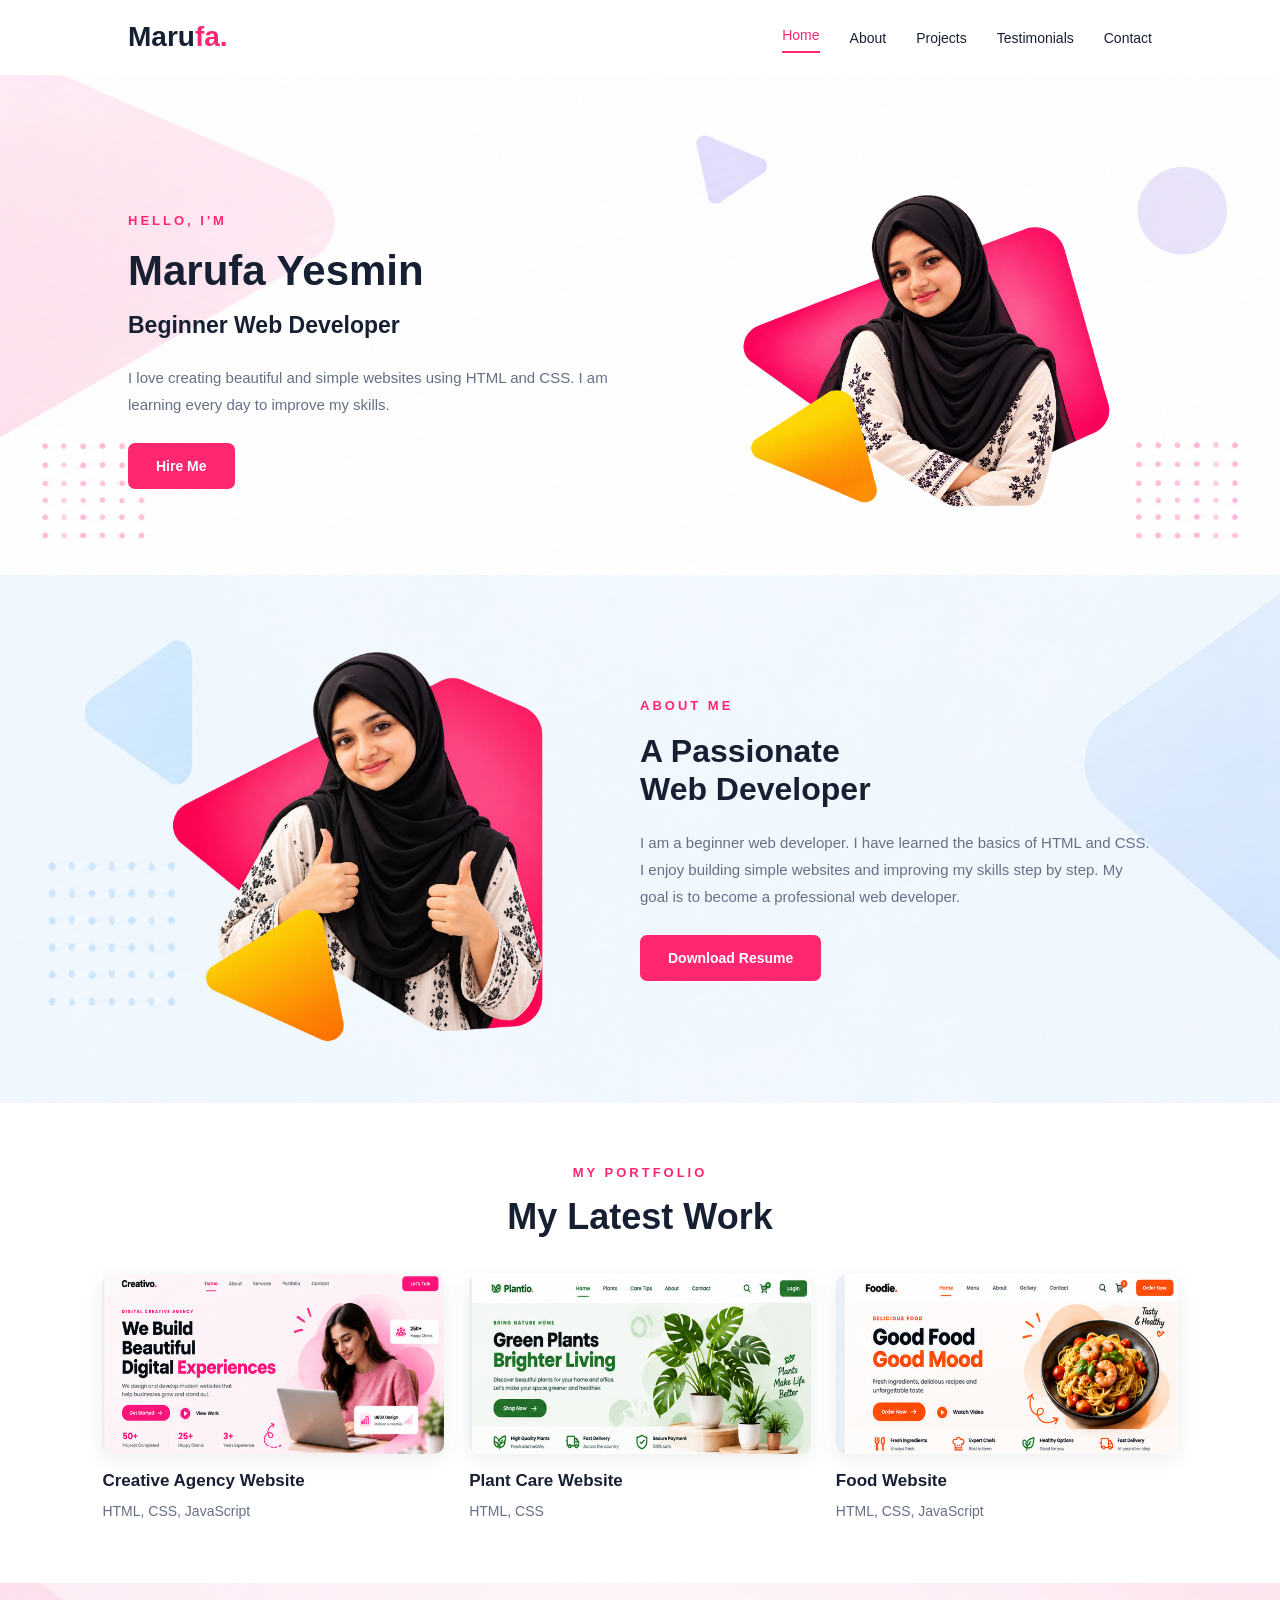
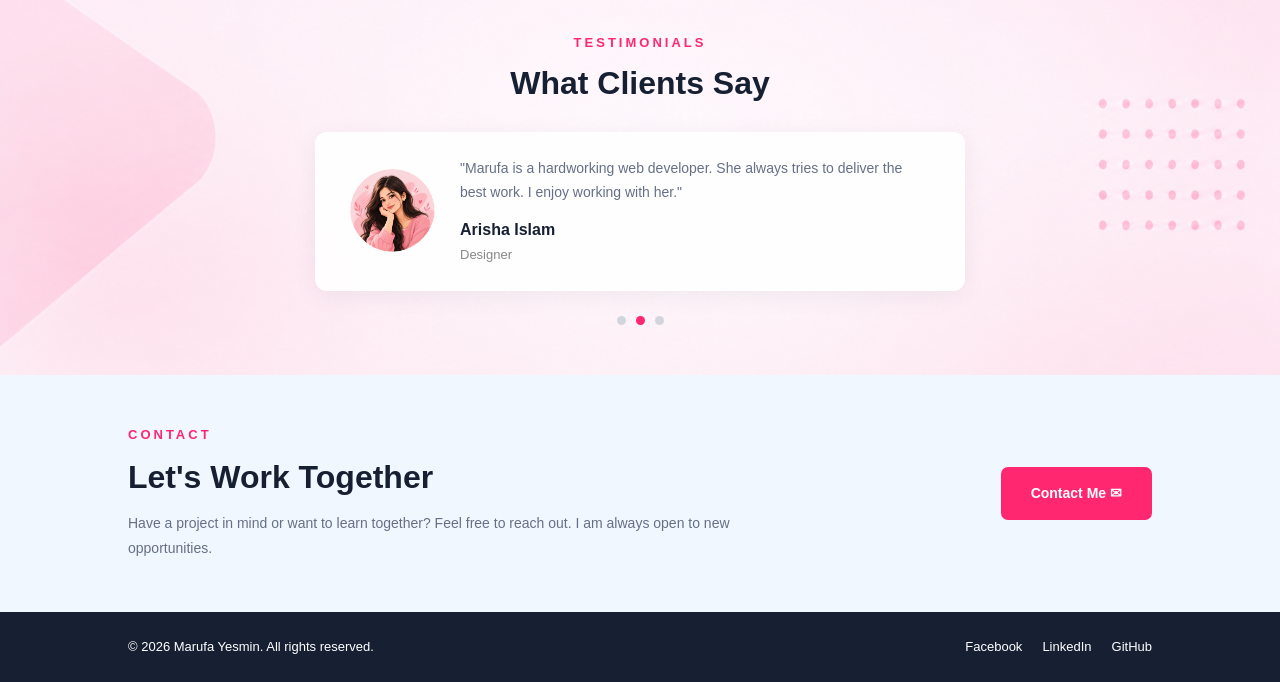
<file: index.html>
<!DOCTYPE html>
<html lang="en">

<head>
    <meta charset="UTF-8">
    <meta name="viewport" content="width=device-width, initial-scale=1.0">

    <title>Marufa | My Portfolio</title>

    <link rel="stylesheet" href="style.css">
</head>

<body>

    <!-- =========================
         Navbar Section
    ========================== -->
    <header>
        <nav class="navbar">

            <a href="#home" class="logo">
                Maru<span>fa.</span>
            </a>

            <ul class="nav-link">
                <li><a href="#home" class="active">Home</a></li>
                <li><a href="#about">About</a></li>
                <li><a href="#project">Projects</a></li>
                <li><a href="#testimonials">Testimonials</a></li>
                <li><a href="#contact">Contact</a></li>
            </ul>

        </nav>
    </header>


    <!-- =========================
         Hero Section
    ========================== -->
    <section class="hero" id="home">

        <div class="hero-text">

            <p class="intro">HELLO, I'M</p>

            <h1>Marufa Yesmin</h1>

            <h2>Beginner Web Developer</h2>

            <p class="description">
                I love creating beautiful and simple websites
                using HTML and CSS. I am learning every day
                to improve my skills.
            </p>

            <a href="#contact" class="hero-button">
                Hire Me
            </a>

        </div>

        <div class="hero-image">
            <img src="image/sixth2.png" alt="Marufa's Profile">
        </div>

    </section>


    <!-- =========================
         About Section
    ========================== -->
    <section class="about" id="about">

        <div class="about-image">
            <img src="image/sixth4.png" alt="About Marufa">
        </div>

        <div class="about-text">

            <p class="section-label">ABOUT ME</p>

            <h2>A Passionate<br>Web Developer</h2>

            <p class="about-description">
                I am a beginner web developer. I have learned
                the basics of HTML and CSS. I enjoy building
                simple websites and improving my skills step
                by step. My goal is to become a professional
                web developer.
            </p>

            <a href="resume.pdf" class="about-button" download>
                Download Resume
            </a>

        </div>

    </section>


    <!-- =========================
         Projects Section
    ========================== -->
    <section class="projects" id="project">

        <p class="section-label">MY PORTFOLIO</p>

        <h2 class="projects-title">My Latest Work</h2>

        <div class="project-container">

            <!-- Project 1 -->
            <article class="project-card">

                <img src="image/sixth6.png"
                     alt="Creative Agency Website">

                <h3>Creative Agency Website</h3>

                <p>HTML, CSS, JavaScript</p>

            </article>


            <!-- Project 2 -->
            <article class="project-card">

                <img src="image/sixth7.png"
                     alt="Plant Care Website">

                <h3>Plant Care Website</h3>

                <p>HTML, CSS</p>

            </article>


            <!-- Project 3 -->
            <article class="project-card">

                <img src="image/sixth8.png"
                     alt="Food Website">

                <h3>Food Website</h3>

                <p>HTML, CSS, JavaScript</p>

            </article>

        </div>

    </section>


    <!-- =========================
         Testimonials Section
    ========================== -->
    <section class="testimonials" id="testimonials">

        <p class="section-label">TESTIMONIALS</p>

        <h2>What Clients Say</h2>

        <div class="testimonial-card">

            <div class="client-image">
                <img src="image/sixth9.png" alt="Client Photo">
            </div>

            <div class="client-review">

                <p class="review-text">
                    "Marufa is a hardworking web developer.
                    She always tries to deliver the best work.
                    I enjoy working with her."
                </p>

                <h3>Arisha Islam</h3>

                <p class="client-role">Designer</p>

            </div>

        </div>

        <div class="testimonial-dots">
            <span></span>
            <span class="active-dot"></span>
            <span></span>
        </div>

    </section>


    <!-- =========================
         Contact Section
    ========================== -->
    <section class="contact" id="contact">

        <div class="contact-text">

            <p class="section-label">CONTACT</p>

            <h2>Let's Work Together</h2>

            <p>
                Have a project in mind or want to learn together?
                Feel free to reach out. I am always open to
                new opportunities.
            </p>

        </div>

        <div class="contact-button">
            <a href="mailto:yourmail@example.com">
                Contact Me &#9993;
            </a>
        </div>

    </section>


    <!-- =========================
         Footer Section
    ========================== -->
    <footer class="footer">

        <p>
            &copy; 2026 Marufa Yesmin. All rights reserved.
        </p>

        <div class="social-links">

            <a href="https://facebook.com"
               target="_blank" rel="noopener noreferrer">
                Facebook
            </a>

            <a href="https://linkedin.com"
               target="_blank" rel="noopener noreferrer">
                LinkedIn
            </a>

            <a href="https://github.com"
               target="_blank" rel="noopener noreferrer">
                GitHub
            </a>

        </div>

    </footer>

</body>
</html>
</file>
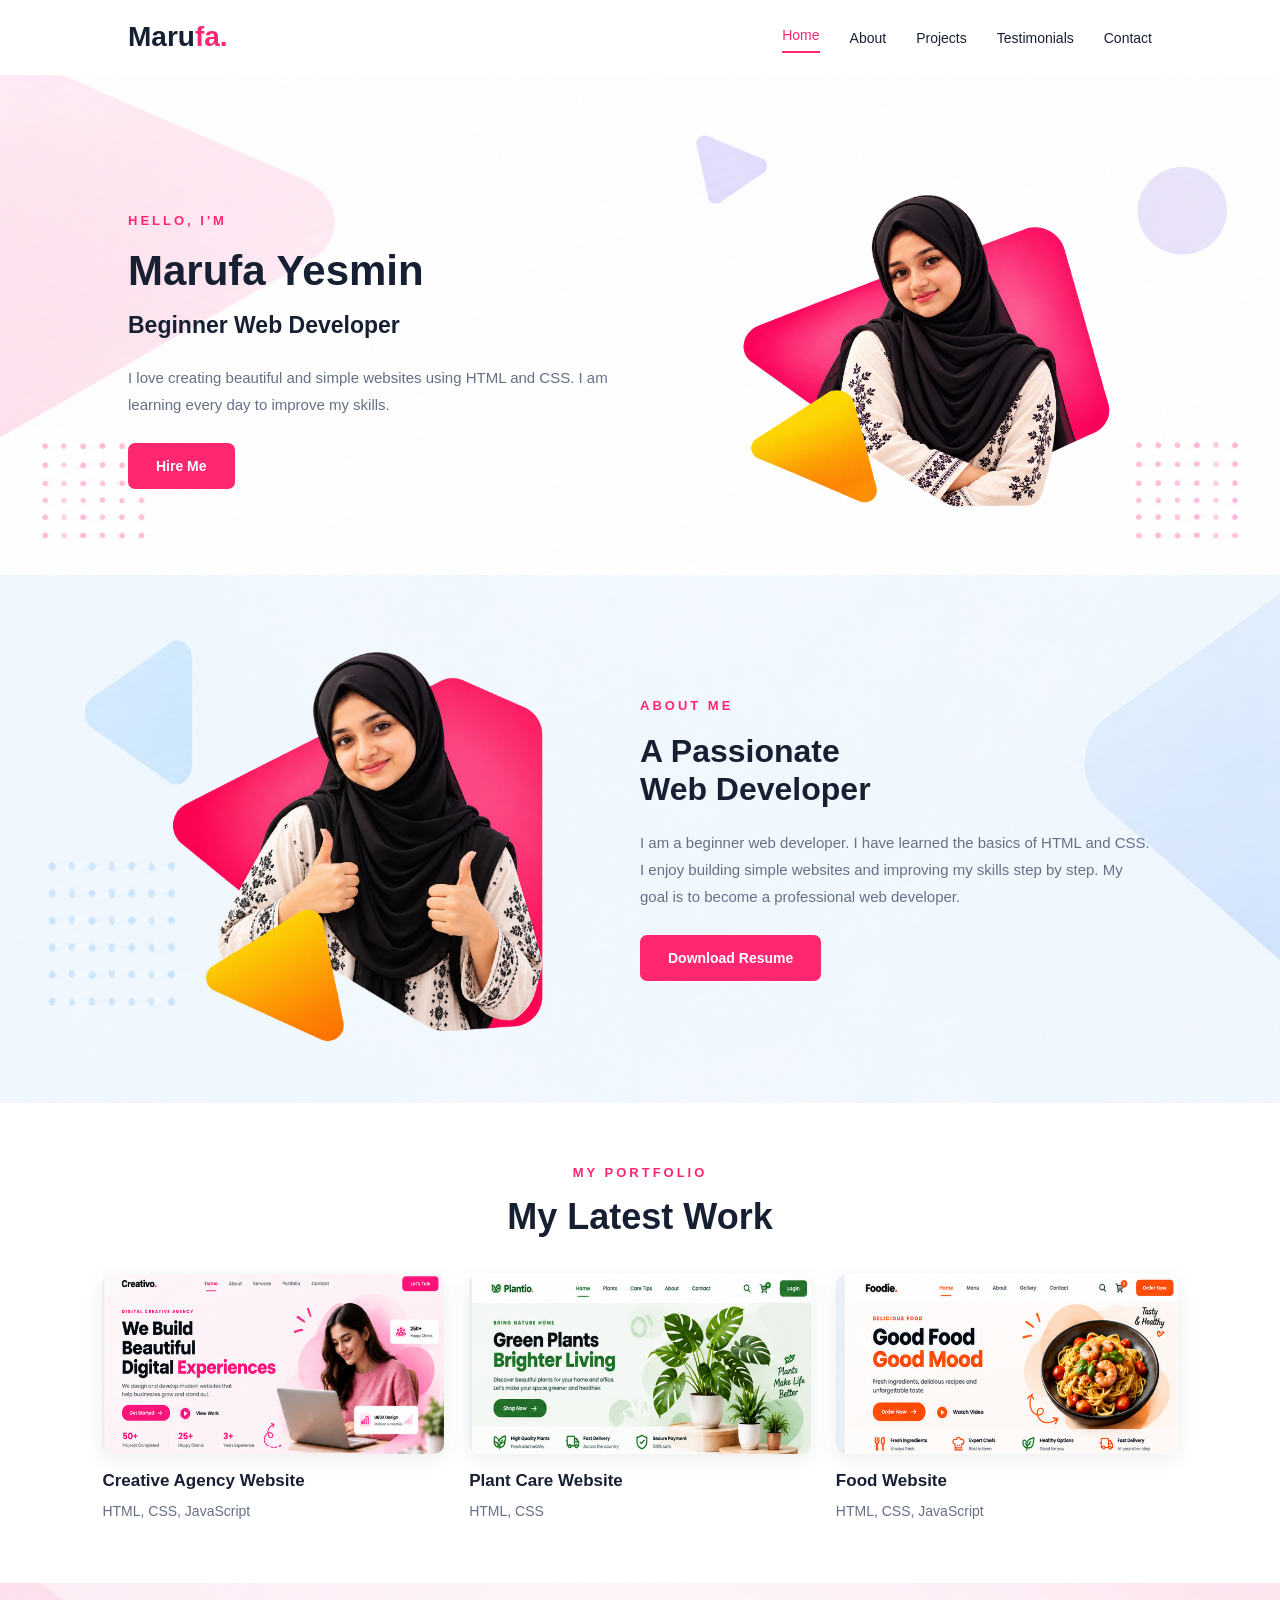
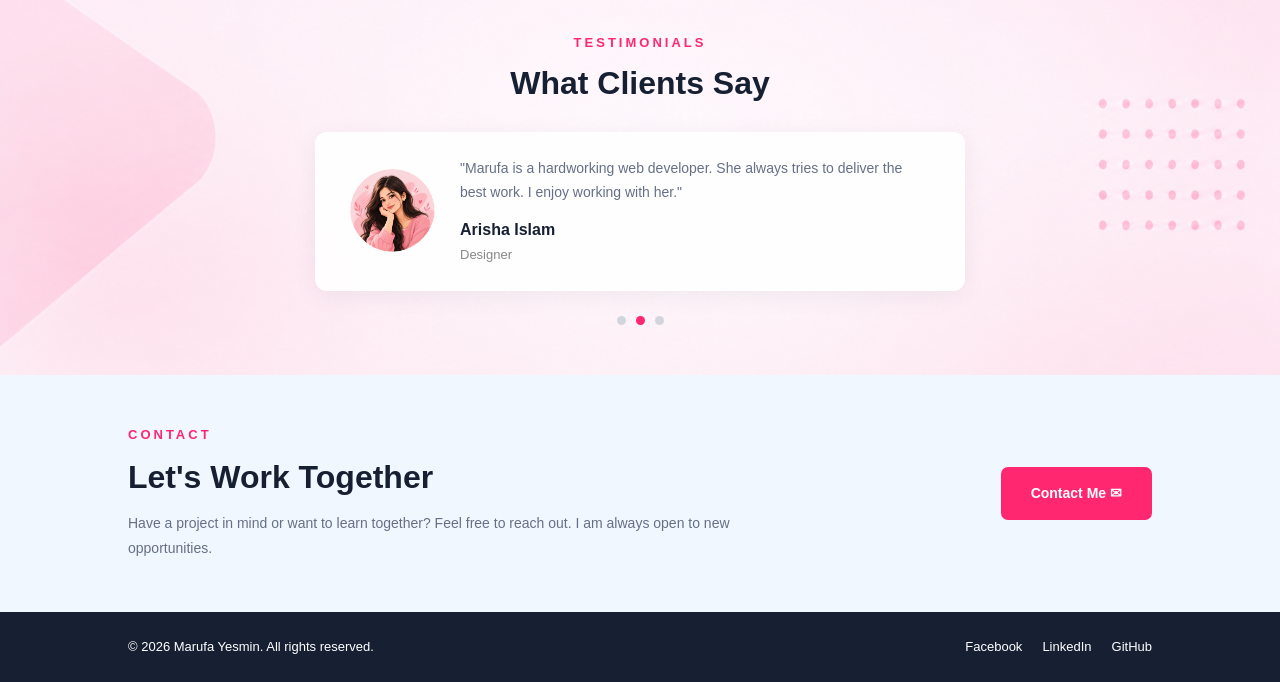
<file: sixth.html>
<!DOCTYPE html>
<html lang="en">

<head>
    <meta charset="UTF-8">
    <meta name="viewport" content="width=device-width, initial-scale=1.0">

    <title>Marufa | My Portfolio</title>

    <link rel="stylesheet" href="sixth.css">
</head>

<body>

    <!-- =========================
         Navbar Section
    ========================== -->
    <header>
        <nav class="navbar">

            <a href="#home" class="logo">
                Maru<span>fa.</span>
            </a>

            <ul class="nav-link">
                <li><a href="#home" class="active">Home</a></li>
                <li><a href="#about">About</a></li>
                <li><a href="#project">Projects</a></li>
                <li><a href="#testimonials">Testimonials</a></li>
                <li><a href="#contact">Contact</a></li>
            </ul>

        </nav>
    </header>


    <!-- =========================
         Hero Section
    ========================== -->
    <section class="hero" id="home">

        <div class="hero-text">

            <p class="intro">HELLO, I'M</p>

            <h1>Marufa Yesmin</h1>

            <h2>Beginner Web Developer</h2>

            <p class="description">
                I love creating beautiful and simple websites
                using HTML and CSS. I am learning every day
                to improve my skills.
            </p>

            <a href="#contact" class="hero-button">
                Hire Me
            </a>

        </div>

        <div class="hero-image">
            <img src="image/sixth2.png" alt="Marufa's Profile">
        </div>

    </section>


    <!-- =========================
         About Section
    ========================== -->
    <section class="about" id="about">

        <div class="about-image">
            <img src="image/sixth4.png" alt="About Marufa">
        </div>

        <div class="about-text">

            <p class="section-label">ABOUT ME</p>

            <h2>A Passionate<br>Web Developer</h2>

            <p class="about-description">
                I am a beginner web developer. I have learned
                the basics of HTML and CSS. I enjoy building
                simple websites and improving my skills step
                by step. My goal is to become a professional
                web developer.
            </p>

            <a href="resume.pdf" class="about-button" download>
                Download Resume
            </a>

        </div>

    </section>


    <!-- =========================
         Projects Section
    ========================== -->
    <section class="projects" id="project">

        <p class="section-label">MY PORTFOLIO</p>

        <h2 class="projects-title">My Latest Work</h2>

        <div class="project-container">

            <!-- Project 1 -->
            <article class="project-card">

                <img src="image/sixth6.png"
                     alt="Creative Agency Website">

                <h3>Creative Agency Website</h3>

                <p>HTML, CSS, JavaScript</p>

            </article>


            <!-- Project 2 -->
            <article class="project-card">

                <img src="image/sixth7.png"
                     alt="Plant Care Website">

                <h3>Plant Care Website</h3>

                <p>HTML, CSS</p>

            </article>


            <!-- Project 3 -->
            <article class="project-card">

                <img src="image/sixth8.png"
                     alt="Food Website">

                <h3>Food Website</h3>

                <p>HTML, CSS, JavaScript</p>

            </article>

        </div>

    </section>


    <!-- =========================
         Testimonials Section
    ========================== -->
    <section class="testimonials" id="testimonials">

        <p class="section-label">TESTIMONIALS</p>

        <h2>What Clients Say</h2>

        <div class="testimonial-card">

            <div class="client-image">
                <img src="image/sixth9.png" alt="Client Photo">
            </div>

            <div class="client-review">

                <p class="review-text">
                    "Marufa is a hardworking web developer.
                    She always tries to deliver the best work.
                    I enjoy working with her."
                </p>

                <h3>Arisha Islam</h3>

                <p class="client-role">Designer</p>

            </div>

        </div>

        <div class="testimonial-dots">
            <span></span>
            <span class="active-dot"></span>
            <span></span>
        </div>

    </section>


    <!-- =========================
         Contact Section
    ========================== -->
    <section class="contact" id="contact">

        <div class="contact-text">

            <p class="section-label">CONTACT</p>

            <h2>Let's Work Together</h2>

            <p>
                Have a project in mind or want to learn together?
                Feel free to reach out. I am always open to
                new opportunities.
            </p>

        </div>

        <div class="contact-button">
            <a href="mailto:yourmail@example.com">
                Contact Me &#9993;
            </a>
        </div>

    </section>


    <!-- =========================
         Footer Section
    ========================== -->
    <footer class="footer">

        <p>
            &copy; 2026 Marufa Yesmin. All rights reserved.
        </p>

        <div class="social-links">

            <a href="https://facebook.com"
               target="_blank" rel="noopener noreferrer">
                Facebook
            </a>

            <a href="https://linkedin.com"
               target="_blank" rel="noopener noreferrer">
                LinkedIn
            </a>

            <a href="https://github.com"
               target="_blank" rel="noopener noreferrer">
                GitHub
            </a>

        </div>

    </footer>

</body>
</html>
</file>
<file: style.css>
/* =========================
   1. Basic Styles
========================= */

* {
    margin: 0;
    padding: 0;
    box-sizing: border-box;
}

html {
    scroll-behavior: smooth;
    scroll-padding-top: 80px;
}

body {
    font-family: Arial, sans-serif;
    color: #172033;
    line-height: 1.6;
}

img {
    max-width: 100%;
}


/* =========================
   2. Navbar Section
========================= */

.navbar {
    display: flex;
    justify-content: space-between;
    align-items: center;

    padding: 15px 10%;
    background-color: white;

}

/* Logo */
.logo {
    font-size: 28px;
    font-weight: bold;
    text-decoration: none;
    color: #172033;
    white-space: nowrap;
}

.logo span {
    color: #ff2870;
}

/* Navigation Links */
.nav-link {
    display: flex;
    align-items: center;
    gap: 30px;

    list-style: none;
}

.nav-link a {
    display: inline-block;

    text-decoration: none;
    color: #172033;
    font-size: 14px;

    transition: color 0.3s ease;
}

.nav-link a:hover,
.nav-link a.active {
    color: #ff2870;
}

.nav-link a.active {
    border-bottom: 2px solid #ff2870;
    padding-bottom: 5px;
}


/* =========================
   3. Hero and About Layout
========================= */

.hero,
.about {
    display: flex;
    align-items: center;
    justify-content: space-between;
    gap: 40px;

    padding: 50px 10%;
    min-height: 500px;

    background-repeat: no-repeat;
    background-position: center;
    background-size: cover;

    scroll-margin-top: 70px;
}

/* Space below fixed Navbar */
.hero {
    padding-top: 100px;

    background-image: url("image/sixth1.png");
}


/* =========================
   4. About Background
========================= */

.about {
    background-image: url("image/sixth3.png");
}


/* =========================
   5. Hero and About Text
========================= */

.hero-text,
.about-text {
    width: 50%;
}

.intro,
.section-label {
    color: #ff2870;
    font-size: 13px;
    font-weight: bold;
    letter-spacing: 3px;

    margin-bottom: 15px;
}

/* Hero Name */
.hero-text h1 {
    font-size: 42px;
    line-height: 1.2;
    color: #172033;

    margin-bottom: 10px;
}

.hero-text h2 {
    font-size: 23px;
    color: #172033;

    margin-bottom: 20px;
}

/* About Heading */
.about-text h2 {
    font-size: 32px;
    line-height: 1.2;
    color: #172033;

    margin-bottom: 20px;
}

/* Paragraphs */
.description,
.about-description {
    color: #657086;
    font-size: 15px;
    line-height: 1.8;

    margin-bottom: 25px;
}


/* =========================
   6. Buttons
========================= */

.hero-button,
.about-button,
.contact-button a {
    display: inline-block;

    padding: 12px 28px;

    background-color: #ff2870;
    color: white;

    text-decoration: none;
    border-radius: 7px;
    font-size: 14px;
    font-weight: bold;

    transition: background-color 0.3s ease,
                transform 0.3s ease;
}

.hero-button:hover,
.about-button:hover,
.contact-button a:hover {
    background-color: #e91e63;
    transform: translateY(-2px);
}


/* =========================
   7. Hero and About Images
========================= */

.hero-image,
.about-image {
    width: 45%;
    text-align: center;
}

.hero-image img,
.about-image img {
    display: block;

    width: 100%;
    max-width: 380px;
    height: auto;

    margin: 0 auto;
}


/* =========================
   8. Projects Section
========================= */

.projects {
    padding: 60px 8%;
    background-color: #ffffff;
    text-align: center;

    scroll-margin-top: 70px;
}

.projects .section-label {
    margin-bottom: 12px;
}

.projects-title {
    font-size: 36px;
    line-height: 1.2;
    color: #172033;

    margin-bottom: 35px;
}

/* Project Cards Layout */
.project-container {
    display: flex;
    justify-content: center;
    align-items: flex-start;
    gap: 25px;
}

.project-card {
    flex: 1;
    min-width: 0;
    text-align: left;
}

/* Project Images */
.project-card img {
    display: block;

    width: 100%;
    height: 180px;
    object-fit: cover;

    border-radius: 10px;
    box-shadow: 0 5px 20px rgba(23, 32, 51, 0.08);

    margin-bottom: 15px;
    transition: transform 0.3s ease;
}

.project-card img:hover {
    transform: translateY(-4px);
}

.project-card h3 {
    font-size: 17px;
    line-height: 1.4;
    color: #172033;

    margin-bottom: 8px;
}

.project-card p {
    font-size: 14px;
    color: #657086;
}


/* =========================
   9. Testimonials Section
========================= */

.testimonials {
    padding: 50px 10%;
    text-align: center;

    background-image: url("image/sixth5.png");
    background-repeat: no-repeat;
    background-position: center;
    background-size: cover;

    scroll-margin-top: 70px;
}

.testimonials .section-label {
    margin-bottom: 10px;
}

.testimonials > h2 {
    font-size: 32px;
    line-height: 1.2;
    color: #172033;

    margin-bottom: 30px;
}

/* Review Card */
.testimonial-card {
    display: flex;
    align-items: center;
    justify-content: center;
    gap: 25px;

    width: 100%;
    max-width: 650px;

    margin: 0 auto;
    padding: 25px 35px;

    background-color: rgba(255, 255, 255, 0.92);
    border-radius: 12px;

    box-shadow: 0 5px 25px rgba(23, 32, 51, 0.06);
    text-align: left;
}

/* Client Image */
.client-image {
    flex-shrink: 0;
}

.client-image img {
    display: block;

    width: 85px;
    height: 85px;
    object-fit: cover;

    border-radius: 50%;
}

/* Review Content */
.client-review {
    flex: 1;
    min-width: 0;
}

.review-text {
    color: #657086;
    font-size: 14px;
    line-height: 1.7;

    margin-bottom: 12px;
}

.client-review h3 {
    color: #172033;
    font-size: 16px;

    margin-bottom: 3px;
}

.client-role {
    color: #888;
    font-size: 13px;
}

/* Slider Dots */
.testimonial-dots {
    display: flex;
    justify-content: center;
    gap: 10px;

    margin-top: 25px;
}

.testimonial-dots span {
    display: block;

    width: 9px;
    height: 9px;
    border-radius: 50%;

    background-color: #d3d5dc;
}

.testimonial-dots .active-dot {
    background-color: #ff2870;
}


/* =========================
   10. Contact Section
========================= */

.contact {
    display: flex;
    align-items: center;
    justify-content: space-between;
    gap: 30px;

    padding: 50px 10%;
    background-color: #f0f7ff;

    scroll-margin-top: 70px;
}

.contact-text {
    width: 65%;
}

.contact-text .section-label {
    margin-bottom: 12px;
}

.contact-text h2 {
    font-size: 32px;
    line-height: 1.2;
    color: #172033;

    margin-bottom: 15px;
}

.contact-text > p:last-child {
    font-size: 14px;
    line-height: 1.8;
    color: #657086;
}

.contact-button {
    flex-shrink: 0;
}

.contact-button a {
    padding: 15px 30px;
    white-space: nowrap;
}


/* =========================
   11. Footer Section
========================= */

.footer {
    display: flex;
    align-items: center;
    justify-content: space-between;
    gap: 20px;

    padding: 25px 10%;

    background-color: #172033;
    color: white;
}

.footer p {
    font-size: 13px;
}

.social-links {
    display: flex;
    flex-wrap: wrap;
    gap: 20px;
}

.social-links a {
    color: white;
    text-decoration: none;
    font-size: 13px;

    transition: color 0.3s ease;
}

.social-links a:hover {
    color: #ff2870;
}


/* =========================
   12. Tablet Responsive
========================= */

@media (max-width: 900px) {

    .navbar {
        padding: 15px 5%;
    }

    .nav-link {
        gap: 15px;
    }

    .hero,
    .about {
        padding-left: 6%;
        padding-right: 6%;
        gap: 25px;
    }

    .hero-text h1 {
        font-size: 34px;
    }

    .about-text h2,
    .contact-text h2 {
        font-size: 28px;
    }

    .project-container {
        gap: 15px;
    }

    .project-card img {
        height: 150px;
    }

    .contact,
    .footer {
        padding-left: 6%;
        padding-right: 6%;
    }
}


/* =========================
   13. Mobile Responsive
========================= */

@media (max-width: 650px) {

    /* Navbar */
    .navbar {
        flex-direction: column;
        gap: 12px;

        padding: 12px 4%;
    }

    .logo {
        font-size: 25px;
    }

    .nav-link {
        justify-content: center;
        flex-wrap: wrap;
        gap: 10px 16px;
    }

    .nav-link a {
        font-size: 12px;
    }

    .nav-link a.active {
        padding-bottom: 3px;
    }

    html {
        scroll-padding-top: 100px;
    }

    /* Hero and About */
    .hero,
    .about {
        flex-direction: column;
        text-align: center;

        gap: 25px;
        padding: 140px 7% 40px;
    }

    .about {
        padding-top: 45px;
    }

    .hero-text,
    .about-text,
    .hero-image,
    .about-image {
        width: 100%;
    }

    .hero-text h1 {
        font-size: 34px;
    }

    .hero-text h2 {
        font-size: 21px;
    }

    .about-text h2 {
        font-size: 29px;
    }

    .hero-image img,
    .about-image img {
        max-width: 300px;
    }

    /* Projects */
    .projects {
        padding: 45px 7%;
    }

    .projects-title {
        font-size: 30px;
    }

    .project-container {
        flex-direction: column;
        gap: 30px;
    }

    .project-card {
        width: 100%;
    }

    .project-card img {
        height: auto;
        max-height: 250px;
    }

    /* Testimonials */
    .testimonials {
        padding: 45px 7%;
    }

    .testimonials > h2 {
        font-size: 28px;
    }

    .testimonial-card {
        flex-direction: column;
        text-align: center;

        gap: 15px;
        padding: 25px 20px;
    }

    .client-image img {
        width: 75px;
        height: 75px;
    }

    /* Contact */
    .contact {
        flex-direction: column;
        align-items: flex-start;

        padding: 40px 7%;
        gap: 25px;
    }

    .contact-text {
        width: 100%;
    }

    .contact-text h2 {
        font-size: 28px;
    }

    /* Footer */
    .footer {
        flex-direction: column;
        text-align: center;

        padding: 25px 7%;
    }

    .social-links {
        justify-content: center;
    }
}
</file>
<file: sixth.css>
/* =========================
   1. Basic Styles
========================= */

* {
    margin: 0;
    padding: 0;
    box-sizing: border-box;
}

html {
    scroll-behavior: smooth;
    scroll-padding-top: 80px;
}

body {
    font-family: Arial, sans-serif;
    color: #172033;
    line-height: 1.6;
}

img {
    max-width: 100%;
}


/* =========================
   2. Navbar Section
========================= */

.navbar {
    display: flex;
    justify-content: space-between;
    align-items: center;

    padding: 15px 10%;
    background-color: white;

}

/* Logo */
.logo {
    font-size: 28px;
    font-weight: bold;
    text-decoration: none;
    color: #172033;
    white-space: nowrap;
}

.logo span {
    color: #ff2870;
}

/* Navigation Links */
.nav-link {
    display: flex;
    align-items: center;
    gap: 30px;

    list-style: none;
}

.nav-link a {
    display: inline-block;

    text-decoration: none;
    color: #172033;
    font-size: 14px;

    transition: color 0.3s ease;
}

.nav-link a:hover,
.nav-link a.active {
    color: #ff2870;
}

.nav-link a.active {
    border-bottom: 2px solid #ff2870;
    padding-bottom: 5px;
}


/* =========================
   3. Hero and About Layout
========================= */

.hero,
.about {
    display: flex;
    align-items: center;
    justify-content: space-between;
    gap: 40px;

    padding: 50px 10%;
    min-height: 500px;

    background-repeat: no-repeat;
    background-position: center;
    background-size: cover;

    scroll-margin-top: 70px;
}

/* Space below fixed Navbar */
.hero {
    padding-top: 100px;

    background-image: url("image/sixth1.png");
}


/* =========================
   4. About Background
========================= */

.about {
    background-image: url("image/sixth3.png");
}


/* =========================
   5. Hero and About Text
========================= */

.hero-text,
.about-text {
    width: 50%;
}

.intro,
.section-label {
    color: #ff2870;
    font-size: 13px;
    font-weight: bold;
    letter-spacing: 3px;

    margin-bottom: 15px;
}

/* Hero Name */
.hero-text h1 {
    font-size: 42px;
    line-height: 1.2;
    color: #172033;

    margin-bottom: 10px;
}

.hero-text h2 {
    font-size: 23px;
    color: #172033;

    margin-bottom: 20px;
}

/* About Heading */
.about-text h2 {
    font-size: 32px;
    line-height: 1.2;
    color: #172033;

    margin-bottom: 20px;
}

/* Paragraphs */
.description,
.about-description {
    color: #657086;
    font-size: 15px;
    line-height: 1.8;

    margin-bottom: 25px;
}


/* =========================
   6. Buttons
========================= */

.hero-button,
.about-button,
.contact-button a {
    display: inline-block;

    padding: 12px 28px;

    background-color: #ff2870;
    color: white;

    text-decoration: none;
    border-radius: 7px;
    font-size: 14px;
    font-weight: bold;

    transition: background-color 0.3s ease,
                transform 0.3s ease;
}

.hero-button:hover,
.about-button:hover,
.contact-button a:hover {
    background-color: #e91e63;
    transform: translateY(-2px);
}


/* =========================
   7. Hero and About Images
========================= */

.hero-image,
.about-image {
    width: 45%;
    text-align: center;
}

.hero-image img,
.about-image img {
    display: block;

    width: 100%;
    max-width: 380px;
    height: auto;

    margin: 0 auto;
}


/* =========================
   8. Projects Section
========================= */

.projects {
    padding: 60px 8%;
    background-color: #ffffff;
    text-align: center;

    scroll-margin-top: 70px;
}

.projects .section-label {
    margin-bottom: 12px;
}

.projects-title {
    font-size: 36px;
    line-height: 1.2;
    color: #172033;

    margin-bottom: 35px;
}

/* Project Cards Layout */
.project-container {
    display: flex;
    justify-content: center;
    align-items: flex-start;
    gap: 25px;
}

.project-card {
    flex: 1;
    min-width: 0;
    text-align: left;
}

/* Project Images */
.project-card img {
    display: block;

    width: 100%;
    height: 180px;
    object-fit: cover;

    border-radius: 10px;
    box-shadow: 0 5px 20px rgba(23, 32, 51, 0.08);

    margin-bottom: 15px;
    transition: transform 0.3s ease;
}

.project-card img:hover {
    transform: translateY(-4px);
}

.project-card h3 {
    font-size: 17px;
    line-height: 1.4;
    color: #172033;

    margin-bottom: 8px;
}

.project-card p {
    font-size: 14px;
    color: #657086;
}


/* =========================
   9. Testimonials Section
========================= */

.testimonials {
    padding: 50px 10%;
    text-align: center;

    background-image: url("image/sixth5.png");
    background-repeat: no-repeat;
    background-position: center;
    background-size: cover;

    scroll-margin-top: 70px;
}

.testimonials .section-label {
    margin-bottom: 10px;
}

.testimonials > h2 {
    font-size: 32px;
    line-height: 1.2;
    color: #172033;

    margin-bottom: 30px;
}

/* Review Card */
.testimonial-card {
    display: flex;
    align-items: center;
    justify-content: center;
    gap: 25px;

    width: 100%;
    max-width: 650px;

    margin: 0 auto;
    padding: 25px 35px;

    background-color: rgba(255, 255, 255, 0.92);
    border-radius: 12px;

    box-shadow: 0 5px 25px rgba(23, 32, 51, 0.06);
    text-align: left;
}

/* Client Image */
.client-image {
    flex-shrink: 0;
}

.client-image img {
    display: block;

    width: 85px;
    height: 85px;
    object-fit: cover;

    border-radius: 50%;
}

/* Review Content */
.client-review {
    flex: 1;
    min-width: 0;
}

.review-text {
    color: #657086;
    font-size: 14px;
    line-height: 1.7;

    margin-bottom: 12px;
}

.client-review h3 {
    color: #172033;
    font-size: 16px;

    margin-bottom: 3px;
}

.client-role {
    color: #888;
    font-size: 13px;
}

/* Slider Dots */
.testimonial-dots {
    display: flex;
    justify-content: center;
    gap: 10px;

    margin-top: 25px;
}

.testimonial-dots span {
    display: block;

    width: 9px;
    height: 9px;
    border-radius: 50%;

    background-color: #d3d5dc;
}

.testimonial-dots .active-dot {
    background-color: #ff2870;
}


/* =========================
   10. Contact Section
========================= */

.contact {
    display: flex;
    align-items: center;
    justify-content: space-between;
    gap: 30px;

    padding: 50px 10%;
    background-color: #f0f7ff;

    scroll-margin-top: 70px;
}

.contact-text {
    width: 65%;
}

.contact-text .section-label {
    margin-bottom: 12px;
}

.contact-text h2 {
    font-size: 32px;
    line-height: 1.2;
    color: #172033;

    margin-bottom: 15px;
}

.contact-text > p:last-child {
    font-size: 14px;
    line-height: 1.8;
    color: #657086;
}

.contact-button {
    flex-shrink: 0;
}

.contact-button a {
    padding: 15px 30px;
    white-space: nowrap;
}


/* =========================
   11. Footer Section
========================= */

.footer {
    display: flex;
    align-items: center;
    justify-content: space-between;
    gap: 20px;

    padding: 25px 10%;

    background-color: #172033;
    color: white;
}

.footer p {
    font-size: 13px;
}

.social-links {
    display: flex;
    flex-wrap: wrap;
    gap: 20px;
}

.social-links a {
    color: white;
    text-decoration: none;
    font-size: 13px;

    transition: color 0.3s ease;
}

.social-links a:hover {
    color: #ff2870;
}


/* =========================
   12. Tablet Responsive
========================= */

@media (max-width: 900px) {

    .navbar {
        padding: 15px 5%;
    }

    .nav-link {
        gap: 15px;
    }

    .hero,
    .about {
        padding-left: 6%;
        padding-right: 6%;
        gap: 25px;
    }

    .hero-text h1 {
        font-size: 34px;
    }

    .about-text h2,
    .contact-text h2 {
        font-size: 28px;
    }

    .project-container {
        gap: 15px;
    }

    .project-card img {
        height: 150px;
    }

    .contact,
    .footer {
        padding-left: 6%;
        padding-right: 6%;
    }
}


/* =========================
   13. Mobile Responsive
========================= */

@media (max-width: 650px) {

    /* Navbar */
    .navbar {
        flex-direction: column;
        gap: 12px;

        padding: 12px 4%;
    }

    .logo {
        font-size: 25px;
    }

    .nav-link {
        justify-content: center;
        flex-wrap: wrap;
        gap: 10px 16px;
    }

    .nav-link a {
        font-size: 12px;
    }

    .nav-link a.active {
        padding-bottom: 3px;
    }

    html {
        scroll-padding-top: 100px;
    }

    /* Hero and About */
    .hero,
    .about {
        flex-direction: column;
        text-align: center;

        gap: 25px;
        padding: 140px 7% 40px;
    }

    .about {
        padding-top: 45px;
    }

    .hero-text,
    .about-text,
    .hero-image,
    .about-image {
        width: 100%;
    }

    .hero-text h1 {
        font-size: 34px;
    }

    .hero-text h2 {
        font-size: 21px;
    }

    .about-text h2 {
        font-size: 29px;
    }

    .hero-image img,
    .about-image img {
        max-width: 300px;
    }

    /* Projects */
    .projects {
        padding: 45px 7%;
    }

    .projects-title {
        font-size: 30px;
    }

    .project-container {
        flex-direction: column;
        gap: 30px;
    }

    .project-card {
        width: 100%;
    }

    .project-card img {
        height: auto;
        max-height: 250px;
    }

    /* Testimonials */
    .testimonials {
        padding: 45px 7%;
    }

    .testimonials > h2 {
        font-size: 28px;
    }

    .testimonial-card {
        flex-direction: column;
        text-align: center;

        gap: 15px;
        padding: 25px 20px;
    }

    .client-image img {
        width: 75px;
        height: 75px;
    }

    /* Contact */
    .contact {
        flex-direction: column;
        align-items: flex-start;

        padding: 40px 7%;
        gap: 25px;
    }

    .contact-text {
        width: 100%;
    }

    .contact-text h2 {
        font-size: 28px;
    }

    /* Footer */
    .footer {
        flex-direction: column;
        text-align: center;

        padding: 25px 7%;
    }

    .social-links {
        justify-content: center;
    }
}
</file>
